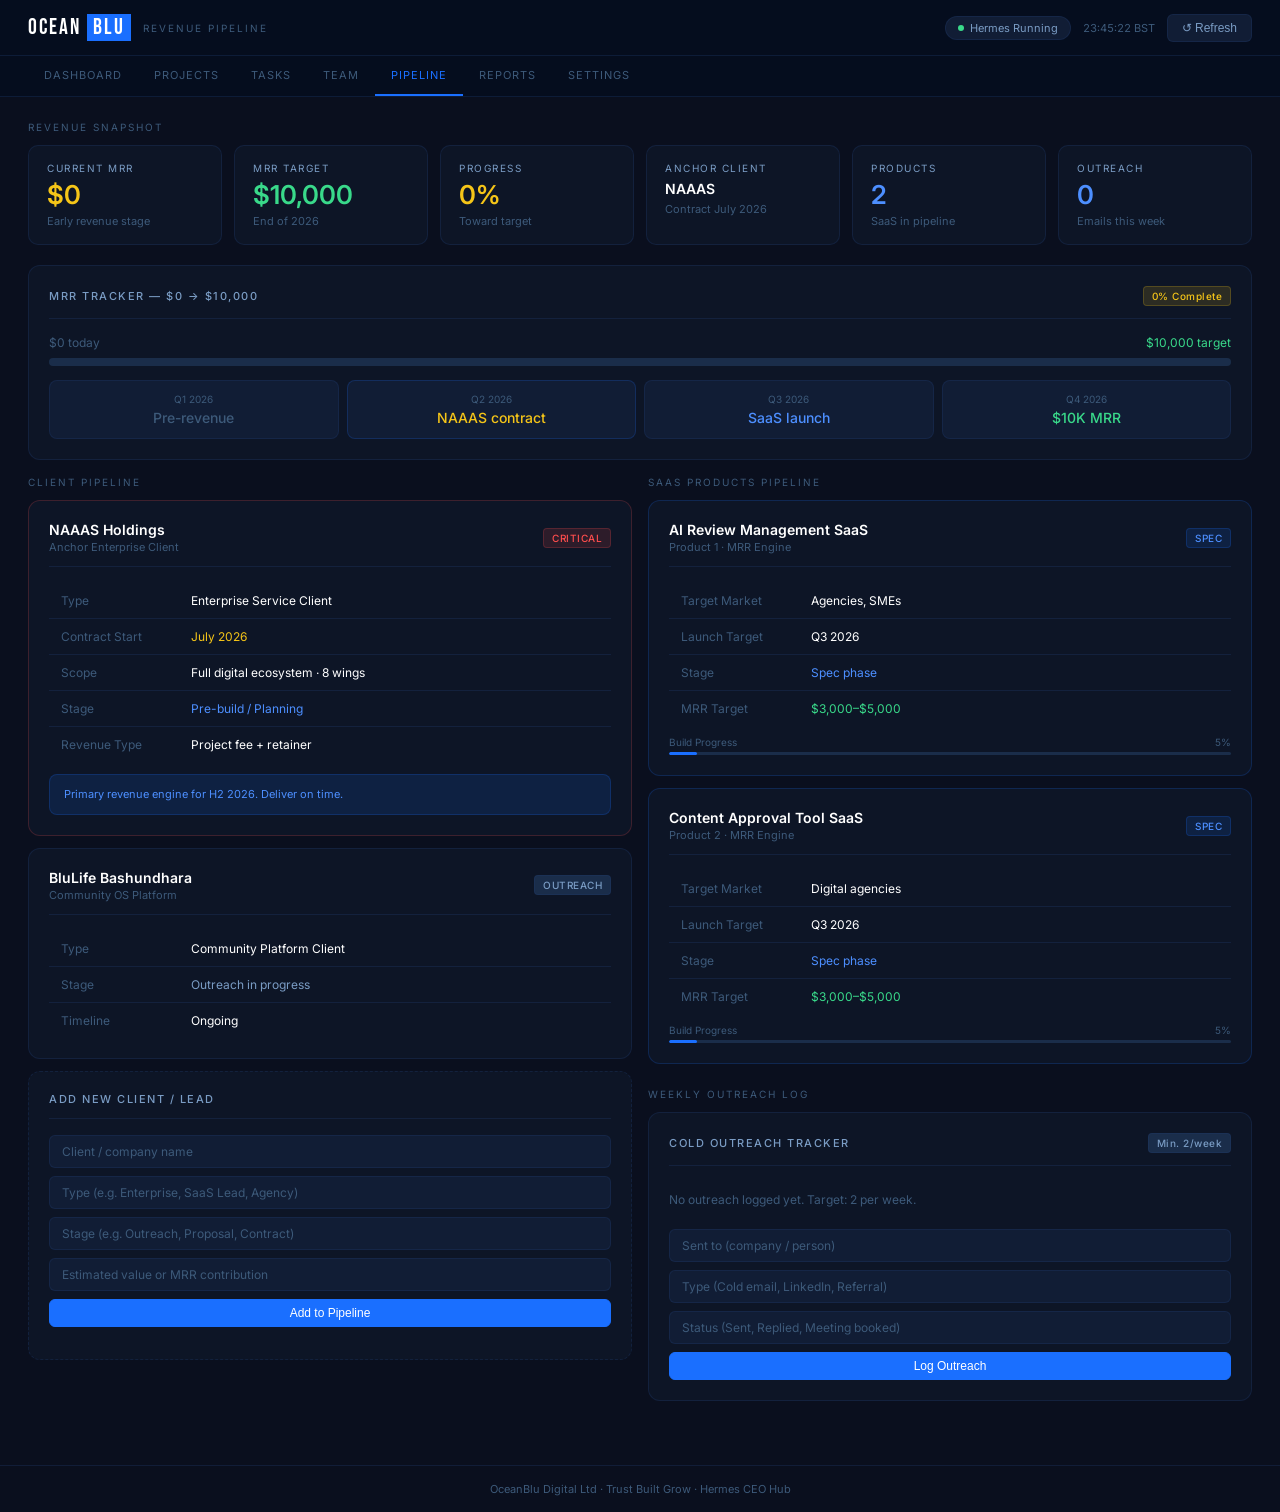
<file: pipeline.html>
<!DOCTYPE html>
<html lang="en">
<head>
<meta charset="UTF-8">
<meta name="viewport" content="width=device-width, initial-scale=1.0">
<title>OceanBlu — Pipeline</title>
<link href="https://fonts.googleapis.com/css2?family=Inter:wght@400;500;600&family=Bebas+Neue&display=swap" rel="stylesheet">
<link rel="stylesheet" href="style.css">
</head>
<body>
<header>
  <div class="logo">
    <span class="logo-text">ocean</span><span class="logo-box">Blu</span>
    <span class="logo-tag">Revenue Pipeline</span>
  </div>
  <div class="header-right">
    <div class="pill"><span class="dot"></span> Hermes Running</div>
    <span class="clock" id="clock"></span>
    <button class="btn" onclick="location.reload()">↺ Refresh</button>
  </div>
</header>
<nav>
  <a href="index.html">Dashboard</a>
  <a href="projects.html">Projects</a>
  <a href="tasks.html">Tasks</a>
  <a href="team.html">Team</a>
  <a href="pipeline.html" class="active">Pipeline</a>
  <a href="reports.html">Reports</a>
  <a href="settings.html">Settings</a>
</nav>
<main>

<div class="slabel">Revenue Snapshot</div>
<div class="metrics" style="margin-bottom:20px;">
  <div class="metric"><div class="metric-label">Current MRR</div><div class="metric-value v-amber" id="curr-mrr">$0</div><div class="metric-sub">Early revenue stage</div></div>
  <div class="metric"><div class="metric-label">MRR Target</div><div class="metric-value v-green">$10,000</div><div class="metric-sub">End of 2026</div></div>
  <div class="metric"><div class="metric-label">Progress</div><div class="metric-value v-amber">0%</div><div class="metric-sub">Toward target</div></div>
  <div class="metric"><div class="metric-label">Anchor Client</div><div class="metric-value" style="font-size:14px;color:#fff;margin-top:4px;">NAAAS</div><div class="metric-sub">Contract July 2026</div></div>
  <div class="metric"><div class="metric-label">Products</div><div class="metric-value v-blue">2</div><div class="metric-sub">SaaS in pipeline</div></div>
  <div class="metric"><div class="metric-label">Outreach</div><div class="metric-value v-blue" id="outreach-count">0</div><div class="metric-sub">Emails this week</div></div>
</div>

<!-- MRR PROGRESS -->
<div class="card" style="margin-bottom:16px;">
  <div class="card-header">
    <span class="card-title">MRR Tracker — $0 → $10,000</span>
    <span class="badge b-amber">0% Complete</span>
  </div>
  <div style="margin-bottom:8px;">
    <div style="display:flex;justify-content:space-between;font-size:12px;color:var(--text-muted);margin-bottom:8px;">
      <span>$0 today</span>
      <span style="color:var(--green);">$10,000 target</span>
    </div>
    <div style="height:8px;background:var(--navy-500);border-radius:4px;overflow:hidden;">
      <div id="mrr-bar" style="height:100%;width:0%;background:var(--blue);border-radius:4px;transition:width .6s;"></div>
    </div>
  </div>
  <div style="display:grid;grid-template-columns:repeat(4,1fr);gap:8px;margin-top:14px;">
    <div style="background:var(--navy-600);border:1px solid var(--border);border-radius:8px;padding:12px;text-align:center;">
      <div style="font-size:10px;color:var(--text-muted);margin-bottom:4px;">Q1 2026</div>
      <div style="font-size:14px;font-weight:500;color:var(--text-muted);">Pre-revenue</div>
    </div>
    <div style="background:var(--navy-600);border:1px solid #1a6fff33;border-radius:8px;padding:12px;text-align:center;">
      <div style="font-size:10px;color:var(--text-muted);margin-bottom:4px;">Q2 2026</div>
      <div style="font-size:14px;font-weight:500;color:var(--amber);">NAAAS contract</div>
    </div>
    <div style="background:var(--navy-600);border:1px solid var(--border);border-radius:8px;padding:12px;text-align:center;">
      <div style="font-size:10px;color:var(--text-muted);margin-bottom:4px;">Q3 2026</div>
      <div style="font-size:14px;font-weight:500;color:var(--blue-light);">SaaS launch</div>
    </div>
    <div style="background:var(--navy-600);border:1px solid var(--border);border-radius:8px;padding:12px;text-align:center;">
      <div style="font-size:10px;color:var(--text-muted);margin-bottom:4px;">Q4 2026</div>
      <div style="font-size:14px;font-weight:500;color:var(--green);">$10K MRR</div>
    </div>
  </div>
</div>

<div class="grid-2">

  <!-- CLIENTS -->
  <div>
    <div class="slabel">Client Pipeline</div>

    <!-- NAAAS -->
    <div class="card" style="border-color:#ff4d4d33;margin-bottom:12px;">
      <div class="card-header">
        <div>
          <div style="font-size:14px;font-weight:600;color:#fff;">NAAAS Holdings</div>
          <div style="font-size:11px;color:var(--text-muted);margin-top:2px;">Anchor Enterprise Client</div>
        </div>
        <span class="badge b-red">CRITICAL</span>
      </div>
      <table class="table" style="margin-bottom:12px;">
        <tr><td style="color:var(--text-muted);width:130px;">Type</td><td>Enterprise Service Client</td></tr>
        <tr><td style="color:var(--text-muted);">Contract Start</td><td style="color:var(--amber);">July 2026</td></tr>
        <tr><td style="color:var(--text-muted);">Scope</td><td>Full digital ecosystem · 8 wings</td></tr>
        <tr><td style="color:var(--text-muted);">Stage</td><td style="color:var(--blue-light);">Pre-build / Planning</td></tr>
        <tr><td style="color:var(--text-muted);">Revenue Type</td><td>Project fee + retainer</td></tr>
      </table>
      <div class="alert a-blue" style="font-size:11px;">Primary revenue engine for H2 2026. Deliver on time.</div>
    </div>

    <!-- BLUELIFE -->
    <div class="card" style="margin-bottom:12px;">
      <div class="card-header">
        <div>
          <div style="font-size:14px;font-weight:600;color:#fff;">BluLife Bashundhara</div>
          <div style="font-size:11px;color:var(--text-muted);margin-top:2px;">Community OS Platform</div>
        </div>
        <span class="badge b-muted">OUTREACH</span>
      </div>
      <table class="table">
        <tr><td style="color:var(--text-muted);width:130px;">Type</td><td>Community Platform Client</td></tr>
        <tr><td style="color:var(--text-muted);">Stage</td><td style="color:var(--text-secondary);">Outreach in progress</td></tr>
        <tr><td style="color:var(--text-muted);">Timeline</td><td>Ongoing</td></tr>
      </table>
    </div>

    <!-- ADD NEW CLIENT -->
    <div class="card" style="border-style:dashed;">
      <div class="card-header">
        <span class="card-title">Add New Client / Lead</span>
      </div>
      <div class="form-row" style="flex-direction:column;gap:8px;">
        <input type="text" id="cl-name" placeholder="Client / company name">
        <input type="text" id="cl-type" placeholder="Type (e.g. Enterprise, SaaS Lead, Agency)">
        <input type="text" id="cl-stage" placeholder="Stage (e.g. Outreach, Proposal, Contract)">
        <input type="text" id="cl-value" placeholder="Estimated value or MRR contribution">
        <button class="btn btn-primary" onclick="addClient()">Add to Pipeline</button>
      </div>
      <div id="new-clients" style="margin-top:12px;"></div>
    </div>
  </div>

  <!-- SAAS + OUTREACH -->
  <div>
    <div class="slabel">SaaS Products Pipeline</div>

    <div class="card" style="border-color:#1a6fff33;margin-bottom:12px;">
      <div class="card-header">
        <div>
          <div style="font-size:14px;font-weight:600;color:#fff;">AI Review Management SaaS</div>
          <div style="font-size:11px;color:var(--text-muted);margin-top:2px;">Product 1 · MRR Engine</div>
        </div>
        <span class="badge b-blue">SPEC</span>
      </div>
      <table class="table" style="margin-bottom:10px;">
        <tr><td style="color:var(--text-muted);width:130px;">Target Market</td><td>Agencies, SMEs</td></tr>
        <tr><td style="color:var(--text-muted);">Launch Target</td><td>Q3 2026</td></tr>
        <tr><td style="color:var(--text-muted);">Stage</td><td style="color:var(--blue-light);">Spec phase</td></tr>
        <tr><td style="color:var(--text-muted);">MRR Target</td><td style="color:var(--green);">$3,000–$5,000</td></tr>
      </table>
      <div class="prog-wrap">
        <div class="prog-label"><span>Build Progress</span><span>5%</span></div>
        <div class="prog-bar"><div class="prog-fill pf-blue" style="width:5%;"></div></div>
      </div>
    </div>

    <div class="card" style="border-color:#1a6fff33;margin-bottom:16px;">
      <div class="card-header">
        <div>
          <div style="font-size:14px;font-weight:600;color:#fff;">Content Approval Tool SaaS</div>
          <div style="font-size:11px;color:var(--text-muted);margin-top:2px;">Product 2 · MRR Engine</div>
        </div>
        <span class="badge b-blue">SPEC</span>
      </div>
      <table class="table" style="margin-bottom:10px;">
        <tr><td style="color:var(--text-muted);width:130px;">Target Market</td><td>Digital agencies</td></tr>
        <tr><td style="color:var(--text-muted);">Launch Target</td><td>Q3 2026</td></tr>
        <tr><td style="color:var(--text-muted);">Stage</td><td style="color:var(--blue-light);">Spec phase</td></tr>
        <tr><td style="color:var(--text-muted);">MRR Target</td><td style="color:var(--green);">$3,000–$5,000</td></tr>
      </table>
      <div class="prog-wrap">
        <div class="prog-label"><span>Build Progress</span><span>5%</span></div>
        <div class="prog-bar"><div class="prog-fill pf-blue" style="width:5%;"></div></div>
      </div>
    </div>

    <!-- OUTREACH LOG -->
    <div class="slabel">Weekly Outreach Log</div>
    <div class="card">
      <div class="card-header">
        <span class="card-title">Cold Outreach Tracker</span>
        <span class="badge b-muted">Min. 2/week</span>
      </div>
      <div id="outreach-list"></div>
      <div class="form-row" style="flex-direction:column;gap:8px;margin-top:12px;">
        <input type="text" id="out-to" placeholder="Sent to (company / person)">
        <input type="text" id="out-type" placeholder="Type (Cold email, LinkedIn, Referral)">
        <input type="text" id="out-status" placeholder="Status (Sent, Replied, Meeting booked)">
        <button class="btn btn-primary" onclick="addOutreach()">Log Outreach</button>
      </div>
    </div>
  </div>

</div>
</main>
<footer>OceanBlu Digital Ltd · Trust Built Grow · Hermes CEO Hub</footer>
<script>
function updateClock(){const now=new Date();const b=new Date(now.toLocaleString('en-US',{timeZone:'Asia/Dhaka'}));const p=n=>n.toString().padStart(2,'0');document.getElementById('clock').textContent=`${p(b.getHours())}:${p(b.getMinutes())}:${p(b.getSeconds())} BST`;}
updateClock();setInterval(updateClock,1000);

let outreach=JSON.parse(localStorage.getItem('ob-outreach'))||[];
function renderOutreach(){
  const list=document.getElementById('outreach-list');
  const statusColor={Sent:'var(--text-secondary)',Replied:'var(--amber)','Meeting booked':'var(--green)'};
  list.innerHTML=outreach.length?`<table class="table"><thead><tr><th>Date</th><th>To</th><th>Type</th><th>Status</th></tr></thead><tbody>${outreach.map(o=>`<tr><td style="color:var(--text-muted);">${o.date}</td><td>${o.to}</td><td style="color:var(--text-secondary);">${o.type}</td><td style="color:${statusColor[o.status]||'var(--text-secondary)'};">${o.status}</td></tr>`).join('')}</tbody></table>`:`<div style="font-size:12px;color:var(--text-muted);padding:10px 0;">No outreach logged yet. Target: 2 per week.</div>`;
  document.getElementById('outreach-count').textContent=outreach.filter(o=>{const d=new Date(o.rawDate);const now=new Date();const weekAgo=new Date(now-7*86400000);return d>=weekAgo;}).length;
}
function addOutreach(){
  const to=document.getElementById('out-to').value.trim();
  const type=document.getElementById('out-type').value.trim();
  const status=document.getElementById('out-status').value.trim();
  if(!to)return;
  outreach.unshift({date:new Date().toLocaleDateString('en-GB'),rawDate:new Date().toISOString(),to,type:type||'Email',status:status||'Sent'});
  localStorage.setItem('ob-outreach',JSON.stringify(outreach));
  renderOutreach();
  ['out-to','out-type','out-status'].forEach(id=>document.getElementById(id).value='');
}

let clients=JSON.parse(localStorage.getItem('ob-extra-clients'))||[];
function renderClients(){document.getElementById('new-clients').innerHTML=clients.map(c=>`<div style="background:var(--navy-600);border-radius:8px;padding:10px;margin-bottom:8px;font-size:12px;"><div style="font-weight:500;color:#fff;">${c.name}</div><div style="color:var(--text-muted);margin-top:2px;">${c.type} · ${c.stage} · ${c.value}</div></div>`).join('');}
function addClient(){
  const name=document.getElementById('cl-name').value.trim();
  if(!name)return;
  clients.unshift({name,type:document.getElementById('cl-type').value||'Lead',stage:document.getElementById('cl-stage').value||'Outreach',value:document.getElementById('cl-value').value||'TBD'});
  localStorage.setItem('ob-extra-clients',JSON.stringify(clients));
  renderClients();
  ['cl-name','cl-type','cl-stage','cl-value'].forEach(id=>document.getElementById(id).value='');
}

renderOutreach();
renderClients();
</script>
</body>
</html>
</file>
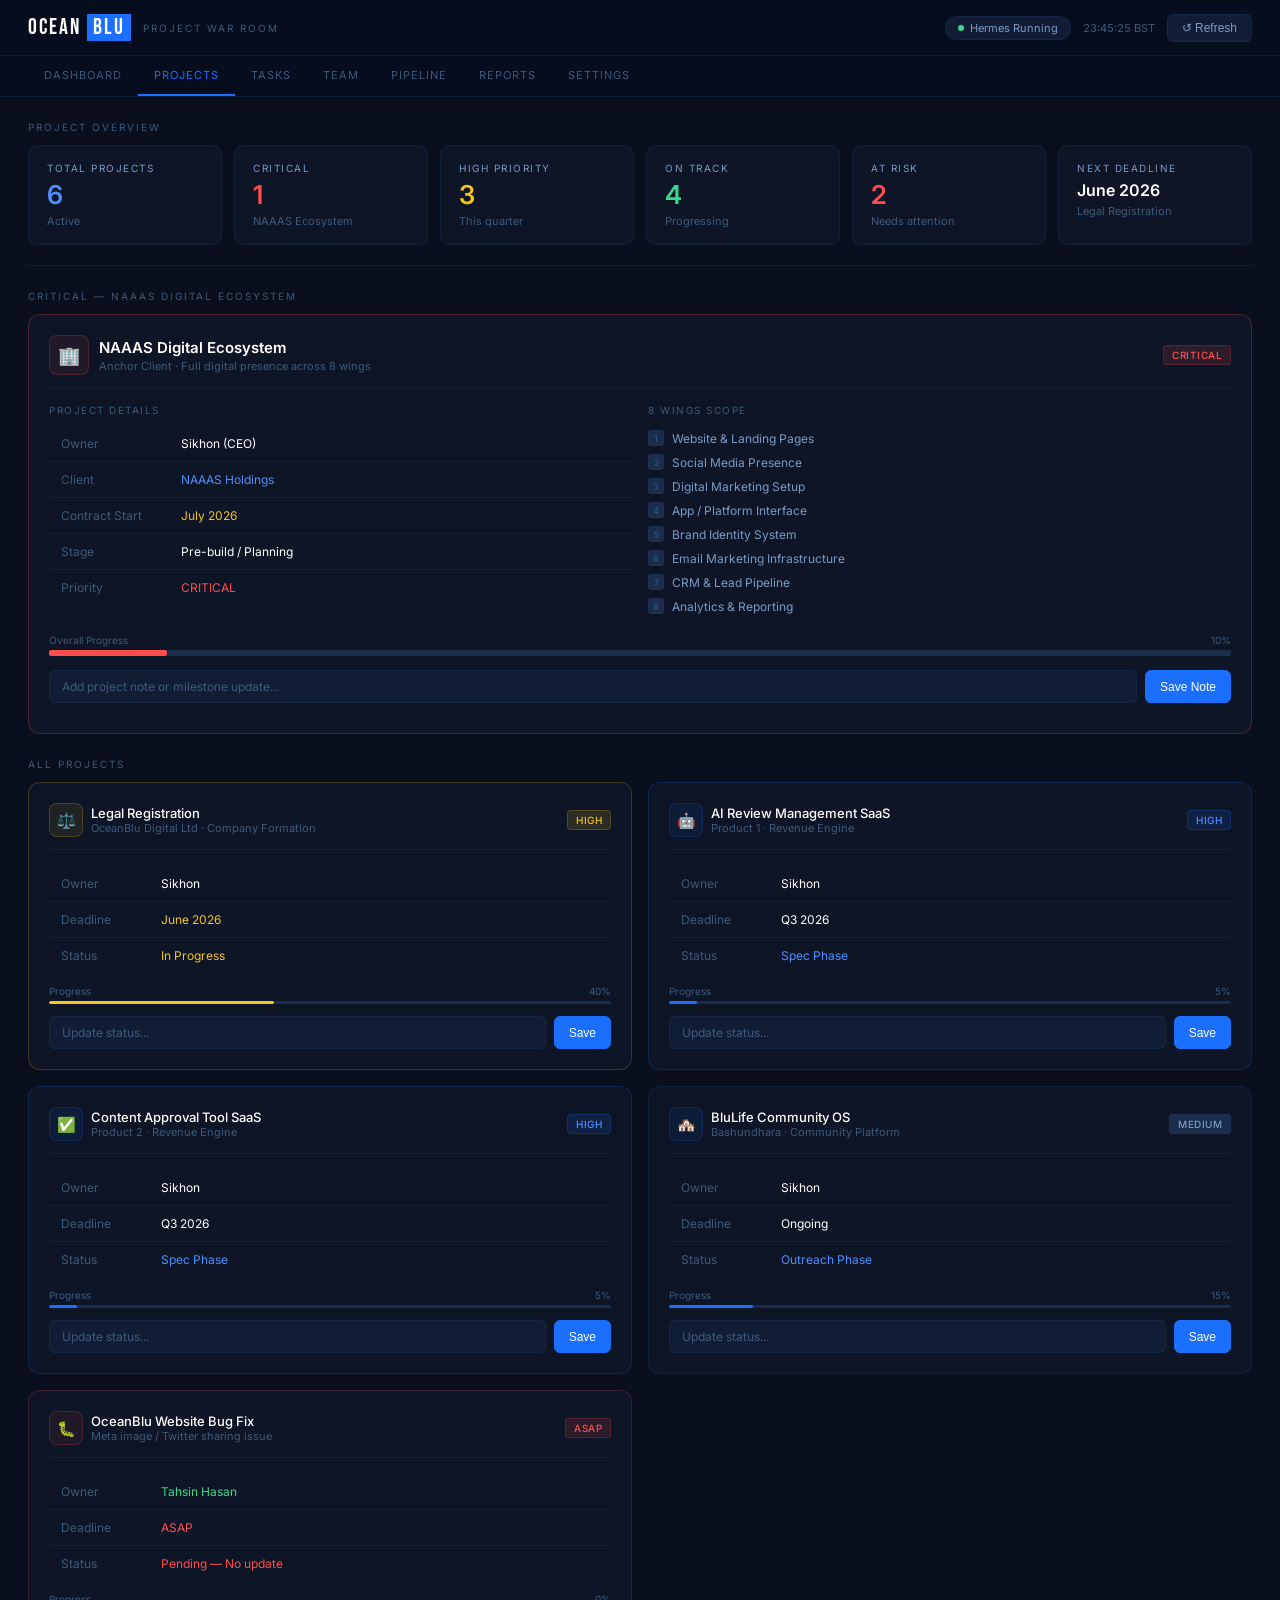
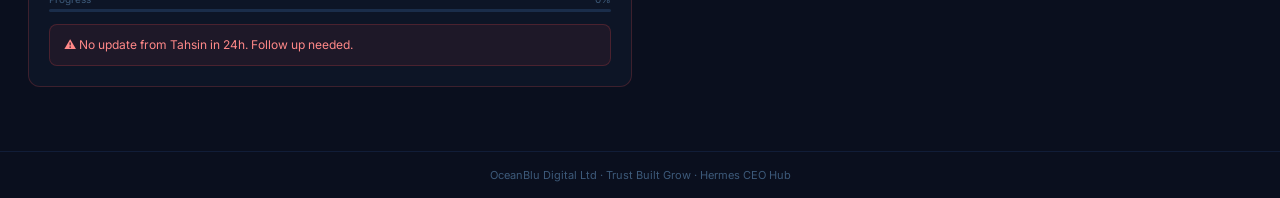
<file: projects.html>
<!DOCTYPE html>
<html lang="en">
<head>
<meta charset="UTF-8">
<meta name="viewport" content="width=device-width, initial-scale=1.0">
<title>OceanBlu — Projects</title>
<link href="https://fonts.googleapis.com/css2?family=Inter:wght@400;500;600&family=Bebas+Neue&display=swap" rel="stylesheet">
<link rel="stylesheet" href="style.css">
</head>
<body>
<header>
  <div class="logo">
    <span class="logo-text">ocean</span><span class="logo-box">Blu</span>
    <span class="logo-tag">Project War Room</span>
  </div>
  <div class="header-right">
    <div class="pill"><span class="dot"></span> Hermes Running</div>
    <span class="clock" id="clock"></span>
    <button class="btn" onclick="location.reload()">↺ Refresh</button>
  </div>
</header>
<nav>
  <a href="index.html">Dashboard</a>
  <a href="projects.html" class="active">Projects</a>
  <a href="tasks.html">Tasks</a>
  <a href="team.html">Team</a>
  <a href="pipeline.html">Pipeline</a>
  <a href="reports.html">Reports</a>
  <a href="settings.html">Settings</a>
</nav>
<main>

<div class="slabel">Project Overview</div>
<div class="metrics">
  <div class="metric"><div class="metric-label">Total Projects</div><div class="metric-value v-blue">6</div><div class="metric-sub">Active</div></div>
  <div class="metric"><div class="metric-label">Critical</div><div class="metric-value v-red">1</div><div class="metric-sub">NAAAS Ecosystem</div></div>
  <div class="metric"><div class="metric-label">High Priority</div><div class="metric-value v-amber">3</div><div class="metric-sub">This quarter</div></div>
  <div class="metric"><div class="metric-label">On Track</div><div class="metric-value v-green">4</div><div class="metric-sub">Progressing</div></div>
  <div class="metric"><div class="metric-label">At Risk</div><div class="metric-value v-red">2</div><div class="metric-sub">Needs attention</div></div>
  <div class="metric"><div class="metric-label">Next Deadline</div><div class="metric-value" style="font-size:16px;color:#fff;">June 2026</div><div class="metric-sub">Legal Registration</div></div>
</div>

<div class="divider"></div>

<!-- NAAAS — FEATURED -->
<div class="slabel">Critical — NAAAS Digital Ecosystem</div>
<div class="card" style="border-color:#ff4d4d44;margin-bottom:16px;">
  <div class="card-header">
    <div style="display:flex;align-items:center;gap:10px;">
      <div class="icon-box ib-red" style="width:40px;height:40px;font-size:18px;">🏢</div>
      <div>
        <div style="font-size:15px;font-weight:600;color:#fff;">NAAAS Digital Ecosystem</div>
        <div style="font-size:11px;color:var(--text-muted);margin-top:2px;">Anchor Client · Full digital presence across 8 wings</div>
      </div>
    </div>
    <span class="badge b-red">CRITICAL</span>
  </div>
  <div class="grid-2" style="margin-bottom:16px;">
    <div>
      <div style="font-size:10px;letter-spacing:1.5px;color:var(--text-muted);margin-bottom:10px;text-transform:uppercase;">Project Details</div>
      <table class="table">
        <tr><td style="color:var(--text-muted);width:120px;">Owner</td><td>Sikhon (CEO)</td></tr>
        <tr><td style="color:var(--text-muted);">Client</td><td style="color:var(--blue-light);">NAAAS Holdings</td></tr>
        <tr><td style="color:var(--text-muted);">Contract Start</td><td style="color:var(--amber);">July 2026</td></tr>
        <tr><td style="color:var(--text-muted);">Stage</td><td>Pre-build / Planning</td></tr>
        <tr><td style="color:var(--text-muted);">Priority</td><td style="color:var(--red);">CRITICAL</td></tr>
      </table>
    </div>
    <div>
      <div style="font-size:10px;letter-spacing:1.5px;color:var(--text-muted);margin-bottom:10px;text-transform:uppercase;">8 Wings Scope</div>
      <div id="naaas-wings"></div>
    </div>
  </div>
  <div>
    <div class="prog-label"><span>Overall Progress</span><span id="naaas-pct">10%</span></div>
    <div class="prog-bar" style="height:6px;"><div class="prog-fill pf-red" id="naaas-bar" style="width:10%;"></div></div>
  </div>
  <div class="form-row" style="margin-top:14px;">
    <input type="text" id="naaas-note" placeholder="Add project note or milestone update...">
    <button class="btn btn-primary" onclick="addNaaasNote()">Save Note</button>
  </div>
  <div id="naaas-notes" style="margin-top:10px;"></div>
</div>

<!-- OTHER PROJECTS -->
<div class="slabel">All Projects</div>
<div class="grid-2">

  <div class="card" style="border-color:#f5c51833;">
    <div class="card-header">
      <div style="display:flex;align-items:center;gap:8px;">
        <div class="icon-box ib-amber">⚖️</div>
        <div>
          <div style="font-size:13px;font-weight:500;color:#fff;">Legal Registration</div>
          <div style="font-size:11px;color:var(--text-muted);">OceanBlu Digital Ltd · Company Formation</div>
        </div>
      </div>
      <span class="badge b-amber">HIGH</span>
    </div>
    <table class="table" style="margin-bottom:12px;">
      <tr><td style="color:var(--text-muted);width:100px;">Owner</td><td>Sikhon</td></tr>
      <tr><td style="color:var(--text-muted);">Deadline</td><td style="color:var(--amber);">June 2026</td></tr>
      <tr><td style="color:var(--text-muted);">Status</td><td style="color:var(--amber);">In Progress</td></tr>
    </table>
    <div class="prog-wrap">
      <div class="prog-label"><span>Progress</span><span>40%</span></div>
      <div class="prog-bar"><div class="prog-fill pf-amber" style="width:40%;"></div></div>
    </div>
    <div class="form-row" style="margin-top:12px;">
      <input type="text" placeholder="Update status...">
      <button class="btn btn-primary">Save</button>
    </div>
  </div>

  <div class="card" style="border-color:#1a6fff33;">
    <div class="card-header">
      <div style="display:flex;align-items:center;gap:8px;">
        <div class="icon-box ib-blue">🤖</div>
        <div>
          <div style="font-size:13px;font-weight:500;color:#fff;">AI Review Management SaaS</div>
          <div style="font-size:11px;color:var(--text-muted);">Product 1 · Revenue Engine</div>
        </div>
      </div>
      <span class="badge b-blue">HIGH</span>
    </div>
    <table class="table" style="margin-bottom:12px;">
      <tr><td style="color:var(--text-muted);width:100px;">Owner</td><td>Sikhon</td></tr>
      <tr><td style="color:var(--text-muted);">Deadline</td><td>Q3 2026</td></tr>
      <tr><td style="color:var(--text-muted);">Status</td><td style="color:var(--blue-light);">Spec Phase</td></tr>
    </table>
    <div class="prog-wrap">
      <div class="prog-label"><span>Progress</span><span>5%</span></div>
      <div class="prog-bar"><div class="prog-fill pf-blue" style="width:5%;"></div></div>
    </div>
    <div class="form-row" style="margin-top:12px;">
      <input type="text" placeholder="Update status...">
      <button class="btn btn-primary">Save</button>
    </div>
  </div>

  <div class="card" style="border-color:#1a6fff33;">
    <div class="card-header">
      <div style="display:flex;align-items:center;gap:8px;">
        <div class="icon-box ib-blue">✅</div>
        <div>
          <div style="font-size:13px;font-weight:500;color:#fff;">Content Approval Tool SaaS</div>
          <div style="font-size:11px;color:var(--text-muted);">Product 2 · Revenue Engine</div>
        </div>
      </div>
      <span class="badge b-blue">HIGH</span>
    </div>
    <table class="table" style="margin-bottom:12px;">
      <tr><td style="color:var(--text-muted);width:100px;">Owner</td><td>Sikhon</td></tr>
      <tr><td style="color:var(--text-muted);">Deadline</td><td>Q3 2026</td></tr>
      <tr><td style="color:var(--text-muted);">Status</td><td style="color:var(--blue-light);">Spec Phase</td></tr>
    </table>
    <div class="prog-wrap">
      <div class="prog-label"><span>Progress</span><span>5%</span></div>
      <div class="prog-bar"><div class="prog-fill pf-blue" style="width:5%;"></div></div>
    </div>
    <div class="form-row" style="margin-top:12px;">
      <input type="text" placeholder="Update status...">
      <button class="btn btn-primary">Save</button>
    </div>
  </div>

  <div class="card">
    <div class="card-header">
      <div style="display:flex;align-items:center;gap:8px;">
        <div class="icon-box ib-blue">🏘️</div>
        <div>
          <div style="font-size:13px;font-weight:500;color:#fff;">BluLife Community OS</div>
          <div style="font-size:11px;color:var(--text-muted);">Bashundhara · Community Platform</div>
        </div>
      </div>
      <span class="badge b-muted">MEDIUM</span>
    </div>
    <table class="table" style="margin-bottom:12px;">
      <tr><td style="color:var(--text-muted);width:100px;">Owner</td><td>Sikhon</td></tr>
      <tr><td style="color:var(--text-muted);">Deadline</td><td>Ongoing</td></tr>
      <tr><td style="color:var(--text-muted);">Status</td><td style="color:var(--blue-light);">Outreach Phase</td></tr>
    </table>
    <div class="prog-wrap">
      <div class="prog-label"><span>Progress</span><span>15%</span></div>
      <div class="prog-bar"><div class="prog-fill pf-blue" style="width:15%;"></div></div>
    </div>
    <div class="form-row" style="margin-top:12px;">
      <input type="text" placeholder="Update status...">
      <button class="btn btn-primary">Save</button>
    </div>
  </div>

  <div class="card" style="border-color:#ff4d4d33;">
    <div class="card-header">
      <div style="display:flex;align-items:center;gap:8px;">
        <div class="icon-box ib-red">🐛</div>
        <div>
          <div style="font-size:13px;font-weight:500;color:#fff;">OceanBlu Website Bug Fix</div>
          <div style="font-size:11px;color:var(--text-muted);">Meta image / Twitter sharing issue</div>
        </div>
      </div>
      <span class="badge b-red">ASAP</span>
    </div>
    <table class="table" style="margin-bottom:12px;">
      <tr><td style="color:var(--text-muted);width:100px;">Owner</td><td style="color:var(--green);">Tahsin Hasan</td></tr>
      <tr><td style="color:var(--text-muted);">Deadline</td><td style="color:var(--red);">ASAP</td></tr>
      <tr><td style="color:var(--text-muted);">Status</td><td style="color:var(--red);">Pending — No update</td></tr>
    </table>
    <div class="prog-wrap">
      <div class="prog-label"><span>Progress</span><span>0%</span></div>
      <div class="prog-bar"><div class="prog-fill pf-red" style="width:0%;"></div></div>
    </div>
    <div class="alert a-red" style="margin-top:12px;margin-bottom:0;">⚠ No update from Tahsin in 24h. Follow up needed.</div>
  </div>

</div>

</main>
<footer>OceanBlu Digital Ltd · Trust Built Grow · Hermes CEO Hub</footer>
<script>
function updateClock(){const now=new Date();const b=new Date(now.toLocaleString('en-US',{timeZone:'Asia/Dhaka'}));const p=n=>n.toString().padStart(2,'0');document.getElementById('clock').textContent=`${p(b.getHours())}:${p(b.getMinutes())}:${p(b.getSeconds())} BST`;}
updateClock();setInterval(updateClock,1000);

const wings=['Website & Landing Pages','Social Media Presence','Digital Marketing Setup','App / Platform Interface','Brand Identity System','Email Marketing Infrastructure','CRM & Lead Pipeline','Analytics & Reporting'];
document.getElementById('naaas-wings').innerHTML=wings.map((w,i)=>`<div style="display:flex;align-items:center;gap:8px;padding:4px 0;font-size:12px;color:var(--text-secondary);"><span style="width:16px;height:16px;border-radius:3px;background:var(--navy-500);border:1px solid var(--border);display:flex;align-items:center;justify-content:center;font-size:9px;color:var(--text-muted);">${i+1}</span>${w}</div>`).join('');

let notes=JSON.parse(localStorage.getItem('naaas-notes'))||[];
function renderNotes(){document.getElementById('naaas-notes').innerHTML=notes.map(n=>`<div style="background:var(--navy-600);border-radius:6px;padding:8px 12px;margin-bottom:6px;font-size:12px;color:var(--text-secondary);">${n.date} — ${n.text}</div>`).join('');}
function addNaaasNote(){const v=document.getElementById('naaas-note').value.trim();if(!v)return;const d=new Date().toLocaleDateString('en-GB');notes.unshift({date:d,text:v});localStorage.setItem('naaas-notes',JSON.stringify(notes));renderNotes();document.getElementById('naaas-note').value='';}
renderNotes();

let prog=parseInt(localStorage.getItem('naaas-prog'))||10;
document.getElementById('naaas-pct').textContent=prog+'%';
document.getElementById('naaas-bar').style.width=prog+'%';
</script>
</body>
</html>
</file>
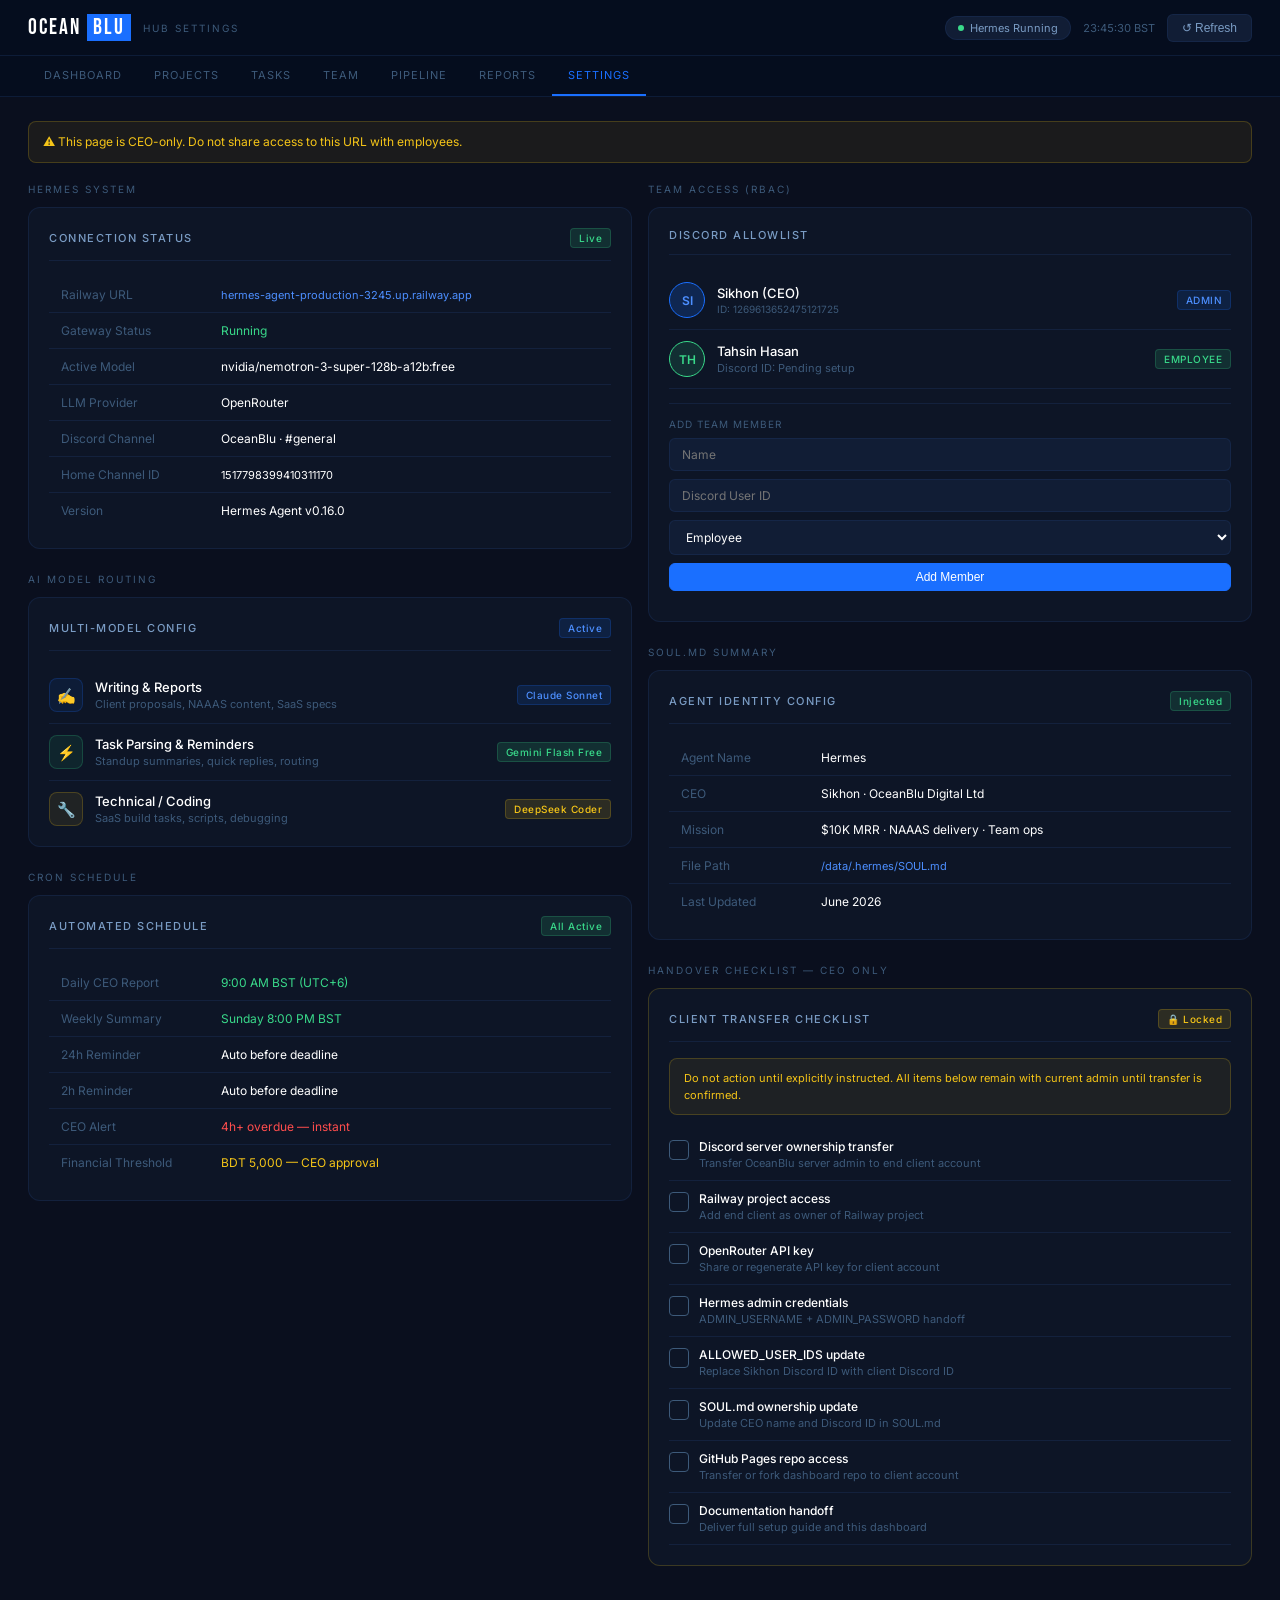
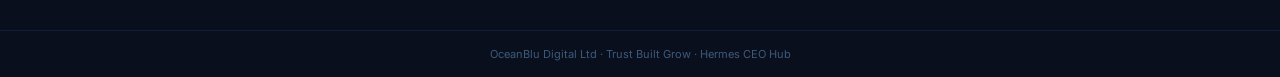
<file: settings.html>
<!DOCTYPE html>
<html lang="en">
<head>
<meta charset="UTF-8">
<meta name="viewport" content="width=device-width, initial-scale=1.0">
<title>OceanBlu — Settings</title>
<link href="https://fonts.googleapis.com/css2?family=Inter:wght@400;500;600&family=Bebas+Neue&display=swap" rel="stylesheet">
<link rel="stylesheet" href="style.css">
</head>
<body>
<header>
  <div class="logo">
    <span class="logo-text">ocean</span><span class="logo-box">Blu</span>
    <span class="logo-tag">Hub Settings</span>
  </div>
  <div class="header-right">
    <div class="pill"><span class="dot"></span> Hermes Running</div>
    <span class="clock" id="clock"></span>
    <button class="btn" onclick="location.reload()">↺ Refresh</button>
  </div>
</header>
<nav>
  <a href="index.html">Dashboard</a>
  <a href="projects.html">Projects</a>
  <a href="tasks.html">Tasks</a>
  <a href="team.html">Team</a>
  <a href="pipeline.html">Pipeline</a>
  <a href="reports.html">Reports</a>
  <a href="settings.html" class="active">Settings</a>
</nav>
<main>

<div class="alert a-amber" style="margin-bottom:20px;">⚠ This page is CEO-only. Do not share access to this URL with employees.</div>

<div class="grid-2">

  <!-- HERMES CONNECTION -->
  <div>
    <div class="slabel">Hermes System</div>
    <div class="card" style="margin-bottom:16px;">
      <div class="card-header"><span class="card-title">Connection Status</span><span class="badge b-green">Live</span></div>
      <table class="table">
        <tr><td style="color:var(--text-muted);width:160px;">Railway URL</td><td style="color:var(--blue-light);font-size:11px;">hermes-agent-production-3245.up.railway.app</td></tr>
        <tr><td style="color:var(--text-muted);">Gateway Status</td><td style="color:var(--green);">Running</td></tr>
        <tr><td style="color:var(--text-muted);">Active Model</td><td>nvidia/nemotron-3-super-128b-a12b:free</td></tr>
        <tr><td style="color:var(--text-muted);">LLM Provider</td><td>OpenRouter</td></tr>
        <tr><td style="color:var(--text-muted);">Discord Channel</td><td>OceanBlu · #general</td></tr>
        <tr><td style="color:var(--text-muted);">Home Channel ID</td><td style="font-size:11px;">1517798399410311170</td></tr>
        <tr><td style="color:var(--text-muted);">Version</td><td>Hermes Agent v0.16.0</td></tr>
      </table>
    </div>

    <!-- AI ROUTING -->
    <div class="slabel">AI Model Routing</div>
    <div class="card" style="margin-bottom:16px;">
      <div class="card-header"><span class="card-title">Multi-Model Config</span><span class="badge b-blue">Active</span></div>
      <div class="row">
        <div class="icon-box ib-blue">✍️</div>
        <div class="row-info">
          <div class="row-title">Writing & Reports</div>
          <div class="row-sub">Client proposals, NAAAS content, SaaS specs</div>
        </div>
        <span class="badge b-blue">Claude Sonnet</span>
      </div>
      <div class="row">
        <div class="icon-box ib-green">⚡</div>
        <div class="row-info">
          <div class="row-title">Task Parsing & Reminders</div>
          <div class="row-sub">Standup summaries, quick replies, routing</div>
        </div>
        <span class="badge b-green">Gemini Flash Free</span>
      </div>
      <div class="row">
        <div class="icon-box ib-amber">🔧</div>
        <div class="row-info">
          <div class="row-title">Technical / Coding</div>
          <div class="row-sub">SaaS build tasks, scripts, debugging</div>
        </div>
        <span class="badge b-amber">DeepSeek Coder</span>
      </div>
    </div>

    <!-- CRON SCHEDULE -->
    <div class="slabel">Cron Schedule</div>
    <div class="card">
      <div class="card-header"><span class="card-title">Automated Schedule</span><span class="badge b-green">All Active</span></div>
      <table class="table">
        <tr><td style="color:var(--text-muted);width:160px;">Daily CEO Report</td><td style="color:var(--green);">9:00 AM BST (UTC+6)</td></tr>
        <tr><td style="color:var(--text-muted);">Weekly Summary</td><td style="color:var(--green);">Sunday 8:00 PM BST</td></tr>
        <tr><td style="color:var(--text-muted);">24h Reminder</td><td>Auto before deadline</td></tr>
        <tr><td style="color:var(--text-muted);">2h Reminder</td><td>Auto before deadline</td></tr>
        <tr><td style="color:var(--text-muted);">CEO Alert</td><td style="color:var(--red);">4h+ overdue — instant</td></tr>
        <tr><td style="color:var(--text-muted);">Financial Threshold</td><td style="color:var(--amber);">BDT 5,000 — CEO approval</td></tr>
      </table>
    </div>
  </div>

  <!-- ACCESS + HANDOVER -->
  <div>

    <!-- TEAM ACCESS -->
    <div class="slabel">Team Access (RBAC)</div>
    <div class="card" style="margin-bottom:16px;">
      <div class="card-header"><span class="card-title">Discord Allowlist</span></div>
      <div class="row">
        <div class="avatar av-ceo">SI</div>
        <div class="row-info">
          <div class="row-title">Sikhon (CEO)</div>
          <div class="row-sub" style="font-size:10px;">ID: 1269613652475121725</div>
        </div>
        <span class="badge b-blue">ADMIN</span>
      </div>
      <div class="row">
        <div class="avatar av-emp">TH</div>
        <div class="row-info">
          <div class="row-title">Tahsin Hasan</div>
          <div class="row-sub">Discord ID: Pending setup</div>
        </div>
        <span class="badge b-green">EMPLOYEE</span>
      </div>
      <div style="margin-top:14px;padding-top:14px;border-top:1px solid var(--border);">
        <div style="font-size:10px;letter-spacing:1px;color:var(--text-muted);margin-bottom:8px;text-transform:uppercase;">Add Team Member</div>
        <div style="display:flex;flex-direction:column;gap:8px;">
          <input type="text" id="new-member-name" placeholder="Name" style="background:var(--navy-600);border:1px solid var(--border);border-radius:6px;padding:8px 12px;color:#fff;font-size:12px;outline:none;font-family:'Inter',sans-serif;">
          <input type="text" id="new-member-id" placeholder="Discord User ID" style="background:var(--navy-600);border:1px solid var(--border);border-radius:6px;padding:8px 12px;color:#fff;font-size:12px;outline:none;font-family:'Inter',sans-serif;">
          <select id="new-member-tier" style="background:var(--navy-600);border:1px solid var(--border);border-radius:6px;padding:8px 12px;color:#fff;font-size:12px;outline:none;font-family:'Inter',sans-serif;">
            <option value="employee">Employee</option>
            <option value="admin">Admin</option>
          </select>
          <button class="btn btn-primary" onclick="addMember()">Add Member</button>
        </div>
        <div id="extra-members" style="margin-top:10px;"></div>
      </div>
    </div>

    <!-- SOUL.MD SUMMARY -->
    <div class="slabel">SOUL.md Summary</div>
    <div class="card" style="margin-bottom:16px;">
      <div class="card-header"><span class="card-title">Agent Identity Config</span><span class="badge b-green">Injected</span></div>
      <table class="table">
        <tr><td style="color:var(--text-muted);width:140px;">Agent Name</td><td>Hermes</td></tr>
        <tr><td style="color:var(--text-muted);">CEO</td><td>Sikhon · OceanBlu Digital Ltd</td></tr>
        <tr><td style="color:var(--text-muted);">Mission</td><td>$10K MRR · NAAAS delivery · Team ops</td></tr>
        <tr><td style="color:var(--text-muted);">File Path</td><td style="font-size:11px;color:var(--blue-light);">/data/.hermes/SOUL.md</td></tr>
        <tr><td style="color:var(--text-muted);">Last Updated</td><td>June 2026</td></tr>
      </table>
    </div>

    <!-- HANDOVER CHECKLIST -->
    <div class="slabel">Handover Checklist — CEO Only</div>
    <div class="card" style="border-color:#f5c51833;">
      <div class="card-header">
        <span class="card-title">Client Transfer Checklist</span>
        <span class="badge b-amber">🔒 Locked</span>
      </div>
      <div class="alert a-amber" style="margin-bottom:14px;font-size:11px;">Do not action until explicitly instructed. All items below remain with current admin until transfer is confirmed.</div>
      <div id="handover-list"></div>
    </div>

  </div>
</div>
</main>
<footer>OceanBlu Digital Ltd · Trust Built Grow · Hermes CEO Hub</footer>
<script>
function updateClock(){const now=new Date();const b=new Date(now.toLocaleString('en-US',{timeZone:'Asia/Dhaka'}));const p=n=>n.toString().padStart(2,'0');document.getElementById('clock').textContent=`${p(b.getHours())}:${p(b.getMinutes())}:${p(b.getSeconds())} BST`;}
updateClock();setInterval(updateClock,1000);

const handoverItems=[
  {item:'Discord server ownership transfer',detail:'Transfer OceanBlu server admin to end client account'},
  {item:'Railway project access',detail:'Add end client as owner of Railway project'},
  {item:'OpenRouter API key',detail:'Share or regenerate API key for client account'},
  {item:'Hermes admin credentials',detail:'ADMIN_USERNAME + ADMIN_PASSWORD handoff'},
  {item:'ALLOWED_USER_IDS update',detail:'Replace Sikhon Discord ID with client Discord ID'},
  {item:'SOUL.md ownership update',detail:'Update CEO name and Discord ID in SOUL.md'},
  {item:'GitHub Pages repo access',detail:'Transfer or fork dashboard repo to client account'},
  {item:'Documentation handoff',detail:'Deliver full setup guide and this dashboard'},
];
document.getElementById('handover-list').innerHTML=handoverItems.map((h,i)=>`
  <div style="display:flex;align-items:flex-start;gap:10px;padding:10px 0;border-bottom:1px solid var(--border);">
    <div style="width:20px;height:20px;border:1.5px solid var(--text-muted);border-radius:4px;flex-shrink:0;margin-top:1px;"></div>
    <div>
      <div style="font-size:12px;font-weight:500;color:#fff;">${h.item}</div>
      <div style="font-size:11px;color:var(--text-muted);margin-top:2px;">${h.detail}</div>
    </div>
  </div>
`).join('');

let members=JSON.parse(localStorage.getItem('ob-members'))||[];
function renderMembers(){document.getElementById('extra-members').innerHTML=members.map(m=>`<div style="display:flex;align-items:center;justify-content:space-between;background:var(--navy-600);border-radius:8px;padding:8px 12px;margin-bottom:6px;font-size:12px;"><div><div style="font-weight:500;color:#fff;">${m.name}</div><div style="color:var(--text-muted);font-size:10px;">${m.id}</div></div><span class="badge ${m.tier==='admin'?'b-blue':'b-green'}">${m.tier}</span></div>`).join('');}
function addMember(){const name=document.getElementById('new-member-name').value.trim();const id=document.getElementById('new-member-id').value.trim();if(!name||!id)return;members.push({name,id,tier:document.getElementById('new-member-tier').value});localStorage.setItem('ob-members',JSON.stringify(members));renderMembers();['new-member-name','new-member-id'].forEach(i=>document.getElementById(i).value='');}
renderMembers();
</script>
</body>
</html>
</file>
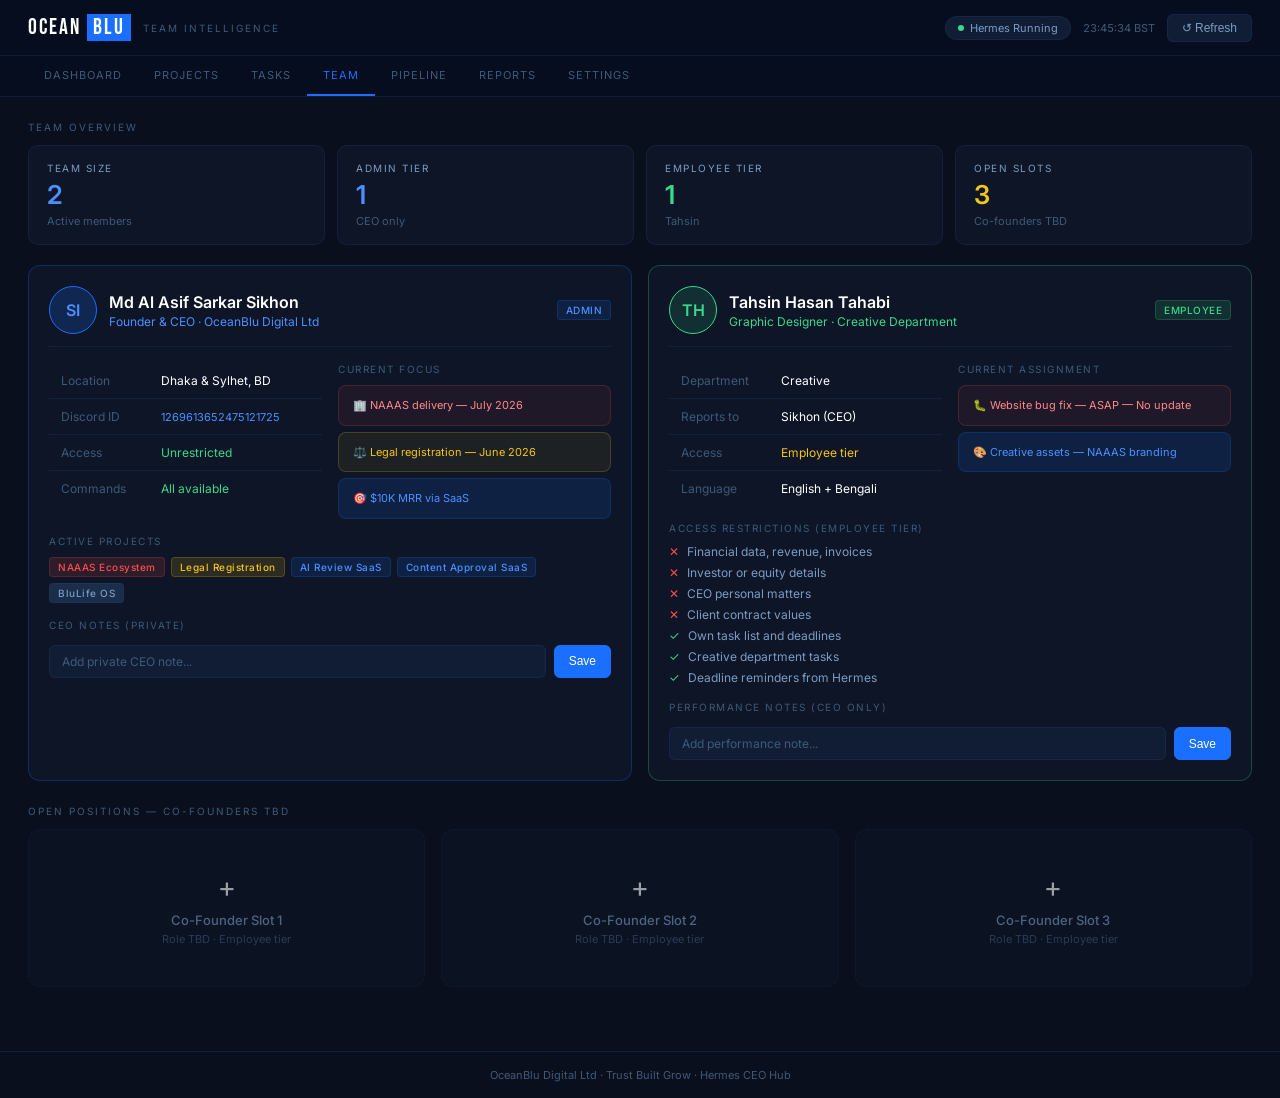
<file: team.html>
<!DOCTYPE html>
<html lang="en">
<head>
<meta charset="UTF-8">
<meta name="viewport" content="width=device-width, initial-scale=1.0">
<title>OceanBlu — Team</title>
<link href="https://fonts.googleapis.com/css2?family=Inter:wght@400;500;600&family=Bebas+Neue&display=swap" rel="stylesheet">
<link rel="stylesheet" href="style.css">
</head>
<body>
<header>
  <div class="logo">
    <span class="logo-text">ocean</span><span class="logo-box">Blu</span>
    <span class="logo-tag">Team Intelligence</span>
  </div>
  <div class="header-right">
    <div class="pill"><span class="dot"></span> Hermes Running</div>
    <span class="clock" id="clock"></span>
    <button class="btn" onclick="location.reload()">↺ Refresh</button>
  </div>
</header>
<nav>
  <a href="index.html">Dashboard</a>
  <a href="projects.html">Projects</a>
  <a href="tasks.html">Tasks</a>
  <a href="team.html" class="active">Team</a>
  <a href="pipeline.html">Pipeline</a>
  <a href="reports.html">Reports</a>
  <a href="settings.html">Settings</a>
</nav>
<main>

<div class="slabel">Team Overview</div>
<div class="metrics" style="margin-bottom:20px;">
  <div class="metric"><div class="metric-label">Team Size</div><div class="metric-value v-blue">2</div><div class="metric-sub">Active members</div></div>
  <div class="metric"><div class="metric-label">Admin Tier</div><div class="metric-value v-blue">1</div><div class="metric-sub">CEO only</div></div>
  <div class="metric"><div class="metric-label">Employee Tier</div><div class="metric-value v-green">1</div><div class="metric-sub">Tahsin</div></div>
  <div class="metric"><div class="metric-label">Open Slots</div><div class="metric-value v-amber">3</div><div class="metric-sub">Co-founders TBD</div></div>
</div>

<div class="grid-2">

  <!-- CEO CARD -->
  <div class="card" style="border-color:#1a6fff44;">
    <div class="card-header">
      <div style="display:flex;align-items:center;gap:12px;">
        <div class="avatar av-ceo" style="width:48px;height:48px;font-size:16px;">SI</div>
        <div>
          <div style="font-size:16px;font-weight:600;color:#fff;">Md Al Asif Sarkar Sikhon</div>
          <div style="font-size:12px;color:var(--blue-light);margin-top:2px;">Founder & CEO · OceanBlu Digital Ltd</div>
        </div>
      </div>
      <span class="badge b-blue">ADMIN</span>
    </div>

    <div class="grid-2" style="margin-bottom:16px;">
      <div>
        <table class="table">
          <tr><td style="color:var(--text-muted);width:100px;">Location</td><td>Dhaka & Sylhet, BD</td></tr>
          <tr><td style="color:var(--text-muted);">Discord ID</td><td style="font-size:11px;color:var(--blue-light);">1269613652475121725</td></tr>
          <tr><td style="color:var(--text-muted);">Access</td><td style="color:var(--green);">Unrestricted</td></tr>
          <tr><td style="color:var(--text-muted);">Commands</td><td style="color:var(--green);">All available</td></tr>
        </table>
      </div>
      <div>
        <div style="font-size:10px;letter-spacing:1.5px;color:var(--text-muted);margin-bottom:10px;text-transform:uppercase;">Current Focus</div>
        <div class="alert a-red" style="margin-bottom:6px;font-size:11px;">🏢 NAAAS delivery — July 2026</div>
        <div class="alert a-amber" style="margin-bottom:6px;font-size:11px;">⚖️ Legal registration — June 2026</div>
        <div class="alert a-blue" style="font-size:11px;">🎯 $10K MRR via SaaS</div>
      </div>
    </div>

    <div style="font-size:10px;letter-spacing:1.5px;color:var(--text-muted);margin-bottom:10px;text-transform:uppercase;">Active Projects</div>
    <div style="display:flex;flex-wrap:wrap;gap:6px;margin-bottom:16px;">
      <span class="badge b-red">NAAAS Ecosystem</span>
      <span class="badge b-amber">Legal Registration</span>
      <span class="badge b-blue">AI Review SaaS</span>
      <span class="badge b-blue">Content Approval SaaS</span>
      <span class="badge b-muted">BluLife OS</span>
    </div>

    <div style="font-size:10px;letter-spacing:1.5px;color:var(--text-muted);margin-bottom:10px;text-transform:uppercase;">CEO Notes (Private)</div>
    <div id="ceo-notes"></div>
    <div class="form-row">
      <input type="text" id="ceo-note-inp" placeholder="Add private CEO note...">
      <button class="btn btn-primary" onclick="addCeoNote()">Save</button>
    </div>
  </div>

  <!-- TAHSIN CARD -->
  <div class="card" style="border-color:#39d98a44;">
    <div class="card-header">
      <div style="display:flex;align-items:center;gap:12px;">
        <div class="avatar av-emp" style="width:48px;height:48px;font-size:16px;">TH</div>
        <div>
          <div style="font-size:16px;font-weight:600;color:#fff;">Tahsin Hasan Tahabi</div>
          <div style="font-size:12px;color:var(--green);margin-top:2px;">Graphic Designer · Creative Department</div>
        </div>
      </div>
      <span class="badge b-green">EMPLOYEE</span>
    </div>

    <div class="grid-2" style="margin-bottom:16px;">
      <div>
        <table class="table">
          <tr><td style="color:var(--text-muted);width:100px;">Department</td><td>Creative</td></tr>
          <tr><td style="color:var(--text-muted);">Reports to</td><td>Sikhon (CEO)</td></tr>
          <tr><td style="color:var(--text-muted);">Access</td><td style="color:var(--amber);">Employee tier</td></tr>
          <tr><td style="color:var(--text-muted);">Language</td><td>English + Bengali</td></tr>
        </table>
      </div>
      <div>
        <div style="font-size:10px;letter-spacing:1.5px;color:var(--text-muted);margin-bottom:10px;text-transform:uppercase;">Current Assignment</div>
        <div class="alert a-red" style="font-size:11px;margin-bottom:6px;">🐛 Website bug fix — ASAP — No update</div>
        <div class="alert a-blue" style="font-size:11px;">🎨 Creative assets — NAAAS branding</div>
      </div>
    </div>

    <div style="font-size:10px;letter-spacing:1.5px;color:var(--text-muted);margin-bottom:10px;text-transform:uppercase;">Access Restrictions (Employee Tier)</div>
    <div style="display:flex;flex-direction:column;gap:6px;margin-bottom:16px;">
      <div style="display:flex;align-items:center;gap:8px;font-size:12px;"><span style="color:var(--red);">✕</span><span style="color:var(--text-secondary);">Financial data, revenue, invoices</span></div>
      <div style="display:flex;align-items:center;gap:8px;font-size:12px;"><span style="color:var(--red);">✕</span><span style="color:var(--text-secondary);">Investor or equity details</span></div>
      <div style="display:flex;align-items:center;gap:8px;font-size:12px;"><span style="color:var(--red);">✕</span><span style="color:var(--text-secondary);">CEO personal matters</span></div>
      <div style="display:flex;align-items:center;gap:8px;font-size:12px;"><span style="color:var(--red);">✕</span><span style="color:var(--text-secondary);">Client contract values</span></div>
      <div style="display:flex;align-items:center;gap:8px;font-size:12px;"><span style="color:var(--green);">✓</span><span style="color:var(--text-secondary);">Own task list and deadlines</span></div>
      <div style="display:flex;align-items:center;gap:8px;font-size:12px;"><span style="color:var(--green);">✓</span><span style="color:var(--text-secondary);">Creative department tasks</span></div>
      <div style="display:flex;align-items:center;gap:8px;font-size:12px;"><span style="color:var(--green);">✓</span><span style="color:var(--text-secondary);">Deadline reminders from Hermes</span></div>
    </div>

    <div style="font-size:10px;letter-spacing:1.5px;color:var(--text-muted);margin-bottom:10px;text-transform:uppercase;">Performance Notes (CEO Only)</div>
    <div id="tahsin-notes"></div>
    <div class="form-row">
      <input type="text" id="tahsin-note-inp" placeholder="Add performance note...">
      <button class="btn btn-primary" onclick="addTahsinNote()">Save</button>
    </div>
  </div>

</div>

<!-- OPEN SLOTS -->
<div class="slabel" style="margin-top:24px;">Open Positions — Co-Founders TBD</div>
<div class="grid-3" style="grid-template-columns:1fr 1fr 1fr;">
  <div class="card" style="border-style:dashed;opacity:.6;">
    <div style="text-align:center;padding:20px 0;">
      <div style="font-size:28px;margin-bottom:8px;">+</div>
      <div style="font-size:13px;font-weight:500;color:var(--text-secondary);">Co-Founder Slot 1</div>
      <div style="font-size:11px;color:var(--text-muted);margin-top:4px;">Role TBD · Employee tier</div>
    </div>
  </div>
  <div class="card" style="border-style:dashed;opacity:.6;">
    <div style="text-align:center;padding:20px 0;">
      <div style="font-size:28px;margin-bottom:8px;">+</div>
      <div style="font-size:13px;font-weight:500;color:var(--text-secondary);">Co-Founder Slot 2</div>
      <div style="font-size:11px;color:var(--text-muted);margin-top:4px;">Role TBD · Employee tier</div>
    </div>
  </div>
  <div class="card" style="border-style:dashed;opacity:.6;">
    <div style="text-align:center;padding:20px 0;">
      <div style="font-size:28px;margin-bottom:8px;">+</div>
      <div style="font-size:13px;font-weight:500;color:var(--text-secondary);">Co-Founder Slot 3</div>
      <div style="font-size:11px;color:var(--text-muted);margin-top:4px;">Role TBD · Employee tier</div>
    </div>
  </div>
</div>

</main>
<footer>OceanBlu Digital Ltd · Trust Built Grow · Hermes CEO Hub</footer>
<script>
function updateClock(){const now=new Date();const b=new Date(now.toLocaleString('en-US',{timeZone:'Asia/Dhaka'}));const p=n=>n.toString().padStart(2,'0');document.getElementById('clock').textContent=`${p(b.getHours())}:${p(b.getMinutes())}:${p(b.getSeconds())} BST`;}
updateClock();setInterval(updateClock,1000);

function noteWidget(key,inpId,containerId,addFn){
  let notes=JSON.parse(localStorage.getItem(key))||[];
  window[addFn]=function(){
    const v=document.getElementById(inpId).value.trim();
    if(!v)return;
    const d=new Date().toLocaleDateString('en-GB');
    notes.unshift({date:d,text:v});
    localStorage.setItem(key,JSON.stringify(notes));
    render();
    document.getElementById(inpId).value='';
  };
  function render(){
    document.getElementById(containerId).innerHTML=notes.slice(0,5).map(n=>`
      <div style="background:var(--navy-600);border-radius:6px;padding:8px 12px;margin-bottom:6px;font-size:12px;color:var(--text-secondary);">
        <span style="color:var(--text-muted);font-size:10px;">${n.date}</span> — ${n.text}
      </div>`).join('');
  }
  render();
}
noteWidget('ceo-notes','ceo-note-inp','ceo-notes','addCeoNote');
noteWidget('tahsin-notes','tahsin-note-inp','tahsin-notes','addTahsinNote');
</script>
</body>
</html>
</file>
<file: style.css>
*{margin:0;padding:0;box-sizing:border-box;}
:root{
  --navy-900:#050d1e;
  --navy-800:#0a0f1e;
  --navy-700:#0d1526;
  --navy-600:#111d35;
  --navy-500:#1a2d4a;
  --navy-400:#1e3a6e;
  --blue:#1a6fff;
  --blue-light:#4d8fff;
  --blue-dim:#1a6fff22;
  --green:#39d98a;
  --amber:#f5c518;
  --red:#ff4d4d;
  --text-primary:#ffffff;
  --text-secondary:#7a9cc4;
  --text-muted:#3d5a7a;
  --border:#1e3a6e55;
}
body{background:var(--navy-800);color:var(--text-primary);font-family:'Inter',sans-serif;font-size:14px;min-height:100vh;}
header{background:var(--navy-900);border-bottom:1px solid var(--border);padding:0 28px;display:flex;align-items:center;justify-content:space-between;height:56px;position:sticky;top:0;z-index:100;}
.logo{display:flex;align-items:center;gap:6px;}
.logo-text{font-family:'Bebas Neue',cursive;font-size:22px;letter-spacing:2px;color:#fff;}
.logo-box{background:var(--blue);color:#fff;font-family:'Bebas Neue',cursive;font-size:22px;padding:0 6px;letter-spacing:2px;}
.logo-tag{font-size:10px;color:var(--text-muted);letter-spacing:2px;text-transform:uppercase;margin-left:6px;}
.header-right{display:flex;align-items:center;gap:12px;}
.pill{display:flex;align-items:center;gap:6px;background:var(--navy-600);border:1px solid var(--border);border-radius:20px;padding:4px 12px;font-size:11px;color:var(--text-secondary);}
.dot{width:6px;height:6px;border-radius:50%;background:var(--green);}
.dot.red{background:var(--red);}
.dot.amber{background:var(--amber);}
.clock{font-size:11px;color:var(--text-muted);font-variant-numeric:tabular-nums;}
.btn{background:var(--navy-600);border:1px solid var(--border);color:var(--text-secondary);padding:6px 14px;border-radius:6px;cursor:pointer;font-size:12px;transition:all .2s;text-decoration:none;display:inline-block;}
.btn:hover{border-color:var(--blue);color:var(--blue);}
.btn-primary{background:var(--blue);border-color:var(--blue);color:#fff;}
.btn-primary:hover{opacity:.85;color:#fff;}
nav{background:var(--navy-900);border-bottom:1px solid var(--border);padding:0 28px;display:flex;overflow-x:auto;}
nav a{display:block;padding:12px 16px;font-size:11px;color:var(--text-muted);text-decoration:none;letter-spacing:1px;text-transform:uppercase;border-bottom:2px solid transparent;white-space:nowrap;transition:all .2s;}
nav a:hover{color:var(--text-secondary);}
nav a.active{color:var(--blue);border-bottom-color:var(--blue);}
main{padding:24px 28px;max-width:1400px;margin:0 auto;}
.slabel{font-size:10px;letter-spacing:2px;text-transform:uppercase;color:var(--text-muted);margin-bottom:12px;margin-top:24px;}
.slabel:first-child{margin-top:0;}
.metrics{display:grid;grid-template-columns:repeat(auto-fit,minmax(150px,1fr));gap:12px;}
.metric{background:var(--navy-700);border:1px solid var(--border);border-radius:10px;padding:16px 18px;}
.metric-label{font-size:10px;letter-spacing:1.5px;text-transform:uppercase;color:var(--text-secondary);margin-bottom:8px;}
.metric-value{font-size:26px;font-weight:600;color:#fff;line-height:1;}
.v-green{color:var(--green)!important;}
.v-amber{color:var(--amber)!important;}
.v-red{color:var(--red)!important;}
.v-blue{color:var(--blue-light)!important;}
.metric-sub{font-size:11px;color:var(--text-muted);margin-top:6px;}
.grid-2{display:grid;grid-template-columns:1fr 1fr;gap:16px;}
.grid-3{display:grid;grid-template-columns:2fr 1fr 1fr;gap:16px;}
.grid-main{display:grid;grid-template-columns:2fr 1fr;gap:16px;}
@media(max-width:900px){.grid-2,.grid-3,.grid-main{grid-template-columns:1fr;}}
.card{background:var(--navy-700);border:1px solid var(--border);border-radius:12px;padding:20px;}
.card-header{display:flex;align-items:center;justify-content:space-between;margin-bottom:16px;padding-bottom:12px;border-bottom:1px solid var(--border);}
.card-title{font-size:11px;letter-spacing:1.5px;text-transform:uppercase;color:var(--text-secondary);font-weight:500;}
.badge{font-size:10px;padding:3px 8px;border-radius:4px;font-weight:500;letter-spacing:.5px;}
.b-red{background:#ff4d4d22;color:var(--red);border:1px solid #ff4d4d33;}
.b-amber{background:#f5c51822;color:var(--amber);border:1px solid #f5c51833;}
.b-green{background:#39d98a22;color:var(--green);border:1px solid #39d98a33;}
.b-blue{background:var(--blue-dim);color:var(--blue-light);border:1px solid #1a6fff33;}
.b-muted{background:var(--navy-500);color:var(--text-secondary);border:1px solid var(--border);}
.alert{border-radius:8px;padding:11px 14px;margin-bottom:8px;display:flex;align-items:flex-start;gap:10px;font-size:12px;line-height:1.5;}
.alert:last-child{margin-bottom:0;}
.a-red{background:#ff4d4d12;border:1px solid #ff4d4d33;color:#ff8888;}
.a-amber{background:#f5c51812;border:1px solid #f5c51833;color:#f5c518;}
.a-blue{background:var(--blue-dim);border:1px solid #1a6fff33;color:var(--blue-light);}
.a-green{background:#39d98a12;border:1px solid #39d98a33;color:var(--green);}
.divider{height:1px;background:var(--border);margin:20px 0;}
.row{display:flex;align-items:center;gap:12px;padding:11px 0;border-bottom:1px solid var(--border);}
.row:last-child{border-bottom:none;padding-bottom:0;}
.icon-box{width:34px;height:34px;border-radius:8px;display:flex;align-items:center;justify-content:center;font-size:15px;flex-shrink:0;}
.ib-red{background:#ff4d4d15;border:1px solid #ff4d4d33;}
.ib-amber{background:#f5c51815;border:1px solid #f5c51833;}
.ib-blue{background:#1a6fff15;border:1px solid #1a6fff33;}
.ib-green{background:#39d98a15;border:1px solid #39d98a33;}
.row-info{flex:1;min-width:0;}
.row-title{font-size:13px;font-weight:500;color:#fff;white-space:nowrap;overflow:hidden;text-overflow:ellipsis;}
.row-sub{font-size:11px;color:var(--text-muted);margin-top:2px;}
.prog-wrap{margin-top:6px;}
.prog-label{display:flex;justify-content:space-between;font-size:10px;color:var(--text-muted);margin-bottom:4px;}
.prog-bar{height:3px;background:var(--navy-500);border-radius:2px;overflow:hidden;}
.prog-fill{height:100%;border-radius:2px;}
.pf-red{background:var(--red);}
.pf-amber{background:var(--amber);}
.pf-blue{background:var(--blue);}
.pf-green{background:var(--green);}
.avatar{width:36px;height:36px;border-radius:50%;display:flex;align-items:center;justify-content:center;font-size:12px;font-weight:600;flex-shrink:0;}
.av-ceo{background:#1a6fff33;color:var(--blue-light);border:1.5px solid var(--blue);}
.av-emp{background:#39d98a22;color:var(--green);border:1.5px solid var(--green);}
.form-row{display:flex;gap:8px;margin-top:14px;}
.form-row input,.form-row select,.form-row textarea{flex:1;background:var(--navy-600);border:1px solid var(--border);border-radius:6px;padding:8px 12px;color:#fff;font-size:12px;outline:none;transition:border-color .2s;font-family:'Inter',sans-serif;}
.form-row input:focus,.form-row select:focus,.form-row textarea:focus{border-color:var(--blue);}
.form-row input::placeholder,.form-row textarea::placeholder{color:var(--text-muted);}
.form-row select option{background:var(--navy-600);}
.kanban-board{display:grid;grid-template-columns:repeat(4,1fr);gap:14px;overflow-x:auto;}
.kanban-col{background:var(--navy-700);border:1px solid var(--border);border-radius:10px;padding:14px;min-height:300px;}
.kanban-col-title{font-size:10px;letter-spacing:1.5px;text-transform:uppercase;color:var(--text-secondary);margin-bottom:12px;display:flex;align-items:center;justify-content:space-between;}
.k-card{background:var(--navy-600);border:1px solid var(--border);border-radius:8px;padding:10px;margin-bottom:8px;cursor:pointer;transition:border-color .2s;}
.k-card:hover{border-color:var(--blue);}
.k-card-title{font-size:12px;font-weight:500;color:#fff;margin-bottom:5px;}
.k-card-meta{font-size:10px;color:var(--text-muted);}
.table{width:100%;border-collapse:collapse;}
.table th{font-size:10px;letter-spacing:1.5px;text-transform:uppercase;color:var(--text-secondary);padding:8px 12px;text-align:left;border-bottom:1px solid var(--border);}
.table td{font-size:12px;padding:10px 12px;border-bottom:1px solid var(--border);color:#fff;vertical-align:middle;}
.table tr:last-child td{border-bottom:none;}
.table tr:hover td{background:var(--navy-600);}
footer{border-top:1px solid var(--border);padding:16px 28px;text-align:center;font-size:11px;color:var(--text-muted);margin-top:40px;}
</file>
